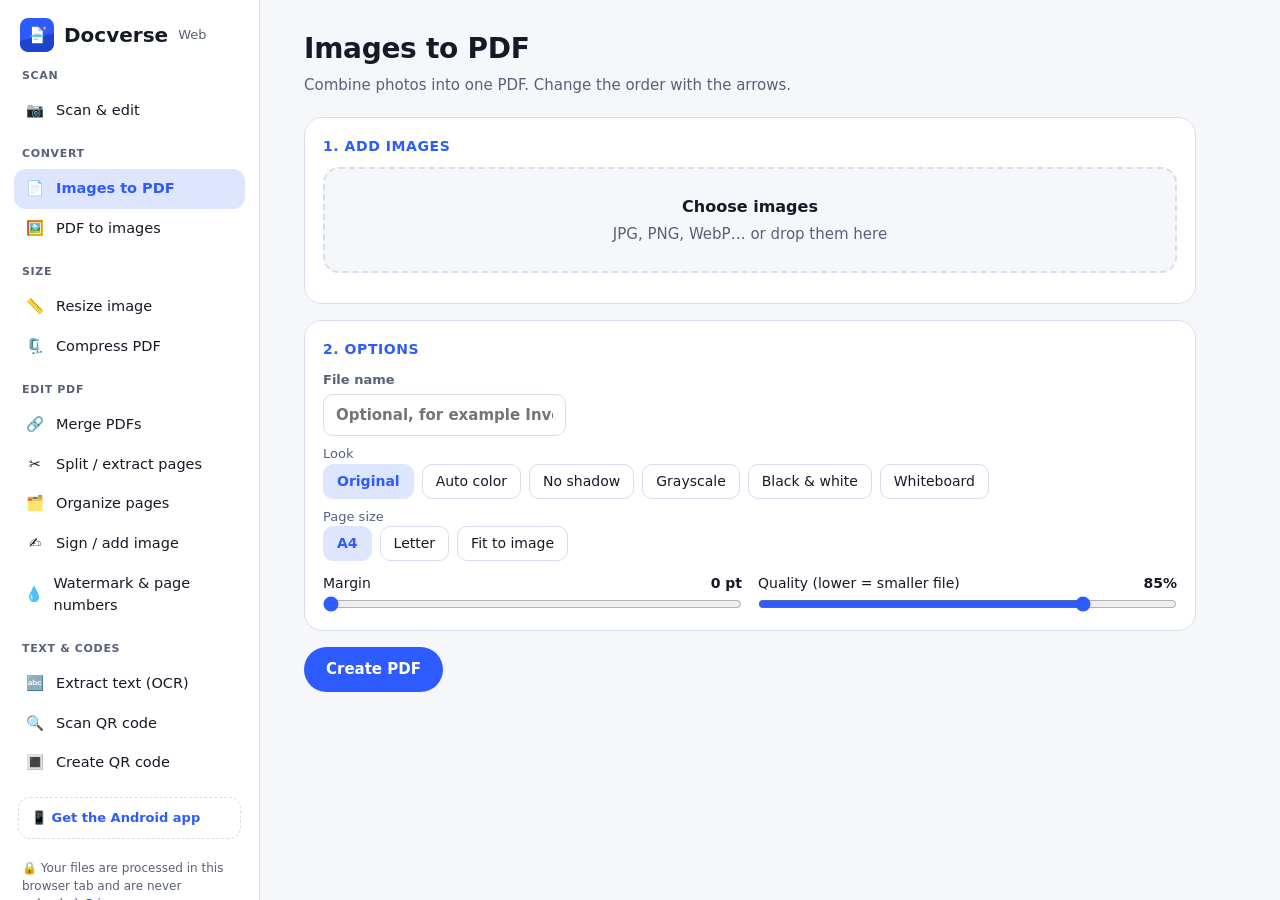
<file: docs/index.html>
<!doctype html>
<html lang="en"><head><meta charset="utf-8"><meta name="viewport" content="width=device-width,initial-scale=1">
<title>Docverse</title><link rel="icon" href="icon.svg" type="image/svg+xml">
<meta http-equiv="refresh" content="0; url=app/">
<script>location.replace('app/' + location.hash);</script></head>
<body><p><a href="app/">Open Docverse</a></p></body></html>
</file>
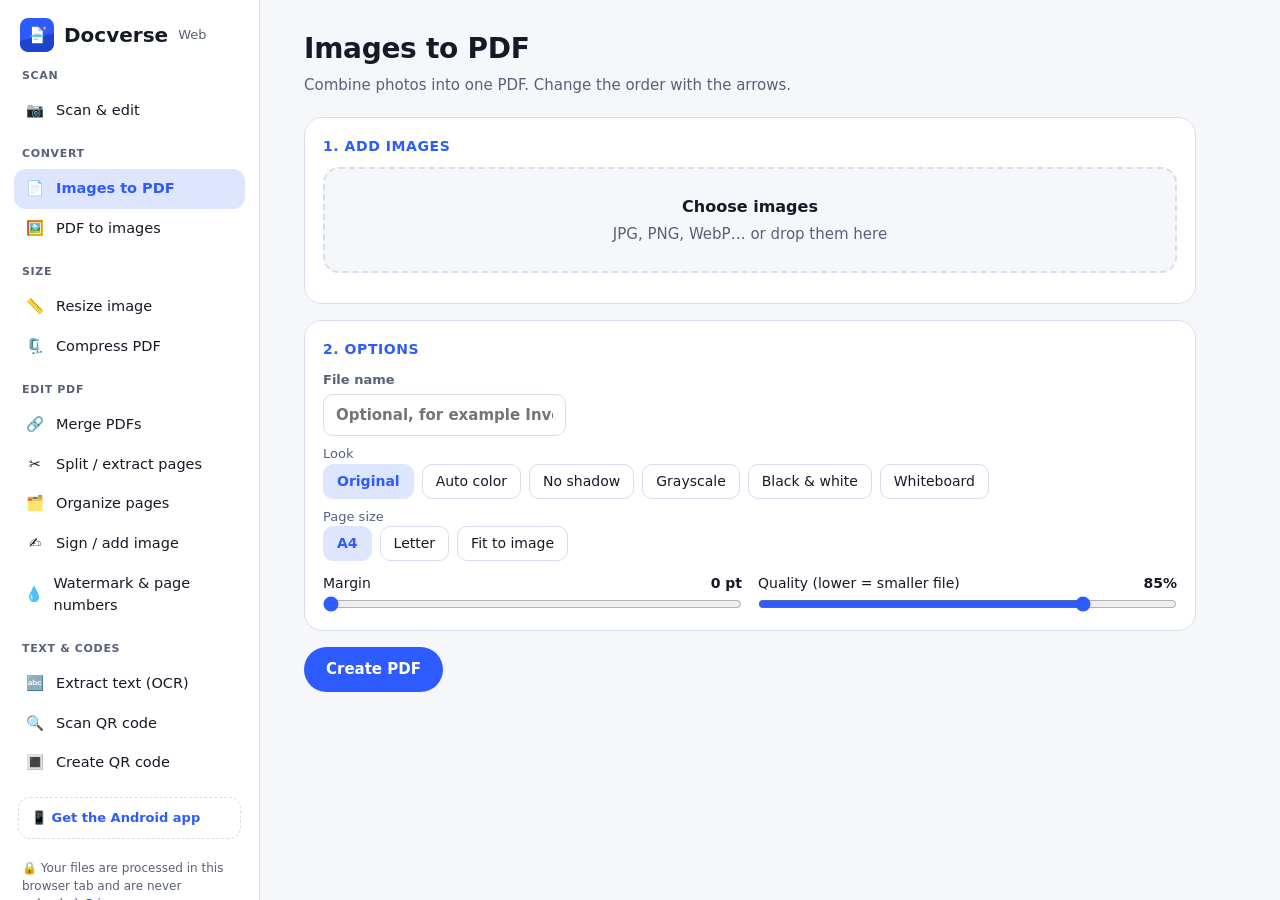
<file: docs/app/index.html>
<!doctype html>
<html lang="en">
<head>
<meta charset="utf-8">
<meta name="viewport" content="width=device-width,initial-scale=1">
<title>Docverse Web: free document tools in your browser</title>
<meta name="description" content="Convert, compress, merge, split, sign and scan documents in your browser. Files never leave your computer.">
<link rel="icon" href="../icon.svg" type="image/svg+xml">
<link rel="stylesheet" href="style.css">
</head>
<body>
<div class="shell">
  <aside class="side" id="side">
    <a class="brand" href="./"><img src="../icon.svg" alt="">Docverse <small>Web</small></a>
    <nav id="nav"></nav>
    <a class="sidepromo" id="apk" href="../android.html">📱 Get the Android app</a>
    <p class="privacy">🔒 Your files are processed in this browser tab and are never uploaded. <a href="../privacy.html">Privacy</a></p>
  </aside>
  <main class="main">
    <div id="view"></div>
  </main>
</div>
<div class="toast" id="toast" role="status"></div>

<script src="vendor/pdf-lib.min.js"></script>
<script src="vendor/pdf.min.js"></script>
<script src="vendor/jszip.min.js"></script>
<script src="vendor/jsQR.js"></script>
<script src="vendor/qrcode.js"></script>
<script src="vendor/qrcode_UTF8.js"></script>
<script src="vendor/tesseract.min.js"></script>
<script src="js/core.js"></script>
<script src="js/pdfio.js"></script>
<script src="js/tools-convert.js"></script>
<script src="js/tools-pdf.js"></script>
<script src="js/tools-scan.js"></script>
<script src="js/tools-sign.js"></script>
<script src="js/tools-text.js"></script>
<script src="js/main.js"></script>
</body>
</html>
</file>
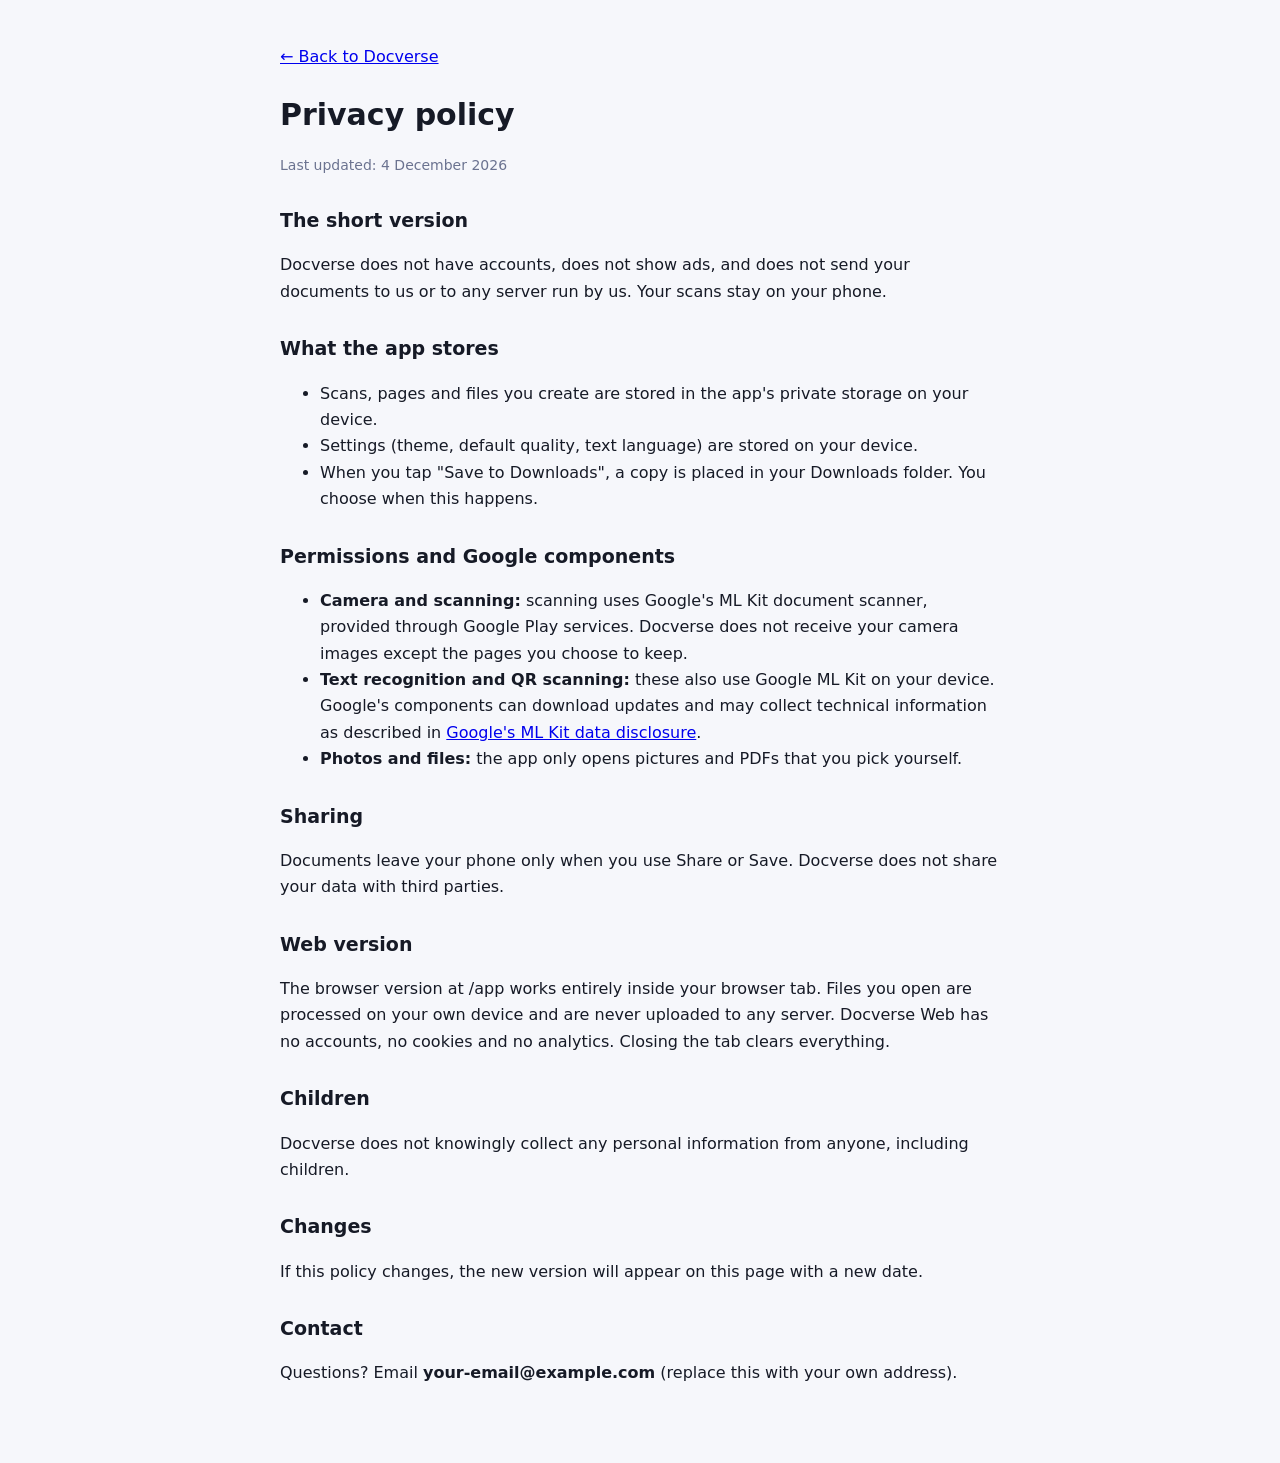
<file: docs/privacy.html>
<!doctype html>
<html lang="en"><head><meta charset="utf-8"><meta name="viewport" content="width=device-width,initial-scale=1">
<title>Docverse privacy policy</title><link rel="icon" href="icon.svg" type="image/svg+xml">
<style>
body{font-family:system-ui,-apple-system,"Segoe UI",Roboto,Arial,sans-serif;max-width:720px;margin:0 auto;padding:28px 20px 60px;line-height:1.65;color:#161a26;background:#F6F7FB}
@media (prefers-color-scheme:dark){body{background:#0F1115;color:#EEF0F8}a{color:#7E9BFF}}
h1{font-size:30px;margin-bottom:4px}h2{font-size:19px;margin-top:28px}p,li{font-size:16px}.d{color:#6b7390;font-size:14px}
</style></head><body>
<p><a href="./">← Back to Docverse</a></p>
<h1>Privacy policy</h1>
<p class="d">Last updated: <span id="d"></span></p>
<h2>The short version</h2>
<p>Docverse does not have accounts, does not show ads, and does not send your documents to us or to any server run by us. Your scans stay on your phone.</p>
<h2>What the app stores</h2>
<ul>
<li>Scans, pages and files you create are stored in the app's private storage on your device.</li>
<li>Settings (theme, default quality, text language) are stored on your device.</li>
<li>When you tap "Save to Downloads", a copy is placed in your Downloads folder. You choose when this happens.</li>
</ul>
<h2>Permissions and Google components</h2>
<ul>
<li><b>Camera and scanning:</b> scanning uses Google's ML Kit document scanner, provided through Google Play services. Docverse does not receive your camera images except the pages you choose to keep.</li>
<li><b>Text recognition and QR scanning:</b> these also use Google ML Kit on your device. Google's components can download updates and may collect technical information as described in <a href="https://developers.google.com/ml-kit/android-data-disclosure">Google's ML Kit data disclosure</a>.</li>
<li><b>Photos and files:</b> the app only opens pictures and PDFs that you pick yourself.</li>
</ul>
<h2>Sharing</h2>
<p>Documents leave your phone only when you use Share or Save. Docverse does not share your data with third parties.</p>
<h2>Web version</h2>
<p>The browser version at /app works entirely inside your browser tab. Files you open are processed on your own device and are never uploaded to any server. Docverse Web has no accounts, no cookies and no analytics. Closing the tab clears everything.</p>
<h2>Children</h2>
<p>Docverse does not knowingly collect any personal information from anyone, including children.</p>
<h2>Changes</h2>
<p>If this policy changes, the new version will appear on this page with a new date.</p>
<h2>Contact</h2>
<p>Questions? Email <b>your-email@example.com</b> (replace this with your own address).</p>
<script>document.getElementById('d').textContent=new Date().toLocaleDateString('en-GB',{day:'numeric',month:'long',year:'numeric'});</script>
</body></html>
</file>
<file: docs/app/style.css>
:root{--p:#2D5BFF;--pd:#1F44CC;--pc:#DDE5FF;--bg:#F6F7FB;--s:#fff;--t:#161a26;--m:#59607A;--line:#D9DEEC;--ok:#0a8f7a;--err:#c62828;--sv:#ECEFF7}
@media (prefers-color-scheme:dark){:root{--p:#7E9BFF;--pd:#5C7DFF;--pc:#1F3180;--bg:#0F1115;--s:#171A21;--t:#EEF0F8;--m:#AEB5CC;--line:#2C3244;--ok:#5FDCC5;--err:#ff8a80;--sv:#232733}}
*{box-sizing:border-box;margin:0;padding:0}
body{font-family:system-ui,-apple-system,"Segoe UI",Roboto,Arial,sans-serif;background:var(--bg);color:var(--t);line-height:1.5;font-size:15px}
a{color:var(--p)}
.shell{display:grid;grid-template-columns:260px 1fr;min-height:100vh}
.side{background:var(--s);border-right:1px solid var(--line);padding:18px 14px;position:sticky;top:0;height:100vh;overflow:auto}
.brand{display:flex;align-items:center;gap:10px;font-weight:700;font-size:20px;text-decoration:none;color:var(--t);margin:0 6px 14px}
.brand img{width:34px;height:34px}.brand small{font-weight:500;color:var(--m);font-size:13px}
.grp{font-size:11px;font-weight:700;letter-spacing:.06em;text-transform:uppercase;color:var(--m);margin:16px 8px 6px}
.nav-item{display:flex;align-items:center;gap:10px;padding:9px 10px;border-radius:12px;text-decoration:none;color:var(--t);font-size:14.5px}
.nav-item:hover{background:var(--sv)}
.nav-item.on{background:var(--pc);color:var(--p);font-weight:600}
.nav-item i{font-style:normal;width:22px;text-align:center}
.privacy{font-size:12px;color:var(--m);margin:20px 8px 0}
.main{padding:28px clamp(16px,4vw,44px) 60px;max-width:980px;width:100%}
h1{font-size:28px;letter-spacing:-.01em}
.desc{color:var(--m);margin:4px 0 20px;max-width:46em}
.card{background:var(--s);border:1px solid var(--line);border-radius:18px;padding:18px;margin-bottom:16px}
.card h3{font-size:14px;color:var(--p);margin-bottom:10px;text-transform:uppercase;letter-spacing:.04em}
.drop{display:flex;flex-direction:column;align-items:center;justify-content:center;gap:4px;border:2px dashed var(--line);border-radius:16px;padding:26px 16px;text-align:center;cursor:pointer;color:var(--m);background:var(--bg);transition:.15s}
.drop:hover,.drop.over{border-color:var(--p);background:var(--pc);color:var(--t)}
.drop b{color:var(--t);font-size:16px}.drop input{display:none}
.row{display:flex;flex-wrap:wrap;gap:10px;align-items:center}
.row.gap{gap:16px}
.btn{font:inherit;font-weight:600;border:0;border-radius:50px;padding:11px 22px;background:var(--p);color:#fff;cursor:pointer}
@media (prefers-color-scheme:dark){.btn{color:#0B1F66}}
.btn:hover{background:var(--pd)}.btn:disabled{opacity:.45;cursor:not-allowed}
.btn.ghost{background:transparent;color:var(--p);border:1px solid var(--line)}
.btn.ghost:hover{background:var(--sv)}
.btn.small{padding:6px 14px;font-size:13px}
.chips{display:flex;flex-wrap:wrap;gap:8px}
.chip{font:inherit;font-size:14px;border:1px solid var(--line);background:var(--s);color:var(--t);border-radius:10px;padding:6px 13px;cursor:pointer}
.chip.on{background:var(--pc);border-color:var(--pc);color:var(--p);font-weight:600}
label.f{display:flex;flex-direction:column;gap:4px;font-size:13px;color:var(--m);font-weight:600}
input[type=text],input[type=number],textarea,select{font:inherit;font-size:15px;color:var(--t);background:var(--s);border:1px solid var(--line);border-radius:10px;padding:9px 12px;width:100%}
textarea{min-height:200px;resize:vertical}
.sl{display:flex;flex-direction:column;gap:2px;min-width:230px;flex:1}
.sl div{display:flex;justify-content:space-between;font-size:14px}.sl b{font-weight:600}
input[type=range]{width:100%;accent-color:var(--p)}
.list{display:flex;flex-direction:column;gap:8px;margin-top:12px}
.item{display:flex;align-items:center;gap:12px;background:var(--bg);border:1px solid var(--line);border-radius:12px;padding:8px 10px}
.item img,.item canvas{width:52px;height:68px;object-fit:cover;border-radius:6px;background:#fff;flex:none}
.item .nm{flex:1;min-width:0;overflow:hidden;text-overflow:ellipsis;white-space:nowrap}
.item small{color:var(--m);display:block}
.ib{font:inherit;border:1px solid var(--line);background:var(--s);color:var(--t);border-radius:8px;width:32px;height:32px;cursor:pointer}
.ib:hover{background:var(--sv)}.ib:disabled{opacity:.35}
.status{margin-top:12px;font-size:14px}.status.err{color:var(--err)}
.bar{height:6px;background:var(--line);border-radius:6px;overflow:hidden;margin-top:6px}.bar i{display:block;height:100%;background:var(--p);width:0;transition:width .15s}
.res{background:var(--pc);border-radius:16px;padding:14px;margin-top:14px}
.res h4{font-size:15px;margin-bottom:8px}
.res .item{background:var(--s)}
.res img{object-fit:contain}
.stage{position:relative;display:inline-block;max-width:100%;background:repeating-conic-gradient(#ddd 0 25%,#fff 0 50%) 0 0/16px 16px;border-radius:8px;touch-action:none;line-height:0}
.stage canvas{max-width:100%;height:auto;display:block}
.pad{border:1px solid var(--line);border-radius:12px;background:#fff;touch-action:none;max-width:100%}
.grid2{display:grid;grid-template-columns:repeat(auto-fill,minmax(150px,1fr));gap:10px;margin-top:12px}
.thumb{position:relative;background:var(--bg);border:1px solid var(--line);border-radius:12px;padding:8px;text-align:center}
.thumb canvas{max-width:100%;height:auto;border-radius:4px;background:#fff}
.thumb .acts{display:flex;justify-content:center;gap:4px;margin-top:6px}
.thumb.sel{border-color:var(--p);box-shadow:0 0 0 2px var(--p)}
video{max-width:100%;border-radius:12px;background:#000}
.toast{position:fixed;left:50%;bottom:24px;transform:translateX(-50%) translateY(80px);background:#161a26;color:#fff;padding:10px 18px;border-radius:50px;font-size:14px;opacity:0;transition:.25s;pointer-events:none;z-index:50}
.toast.show{opacity:1;transform:translateX(-50%)}
.note{font-size:13px;color:var(--m);margin-top:8px}
@media (max-width:860px){
 .shell{grid-template-columns:1fr}
 .side{position:static;height:auto;border-right:0;border-bottom:1px solid var(--line);padding:12px}
 #nav{display:flex;gap:6px;overflow-x:auto;padding-bottom:6px}
 .grp{display:none}.nav-item{white-space:nowrap;flex:none;border:1px solid var(--line)}
 .privacy{display:none}
}

.promo{margin-top:14px;padding:14px;border-radius:14px;background:var(--soft,#EEF2FF);border:1px solid var(--line);display:flex;flex-direction:column;gap:8px;align-items:flex-start;font-size:14px}
.promo span{color:var(--m,#5b6478)}
.promo .btn{text-decoration:none}
.sidepromo{display:block;margin:14px 4px 0;padding:10px 12px;border-radius:12px;border:1px dashed var(--line);font-size:13px;font-weight:600;text-decoration:none;color:var(--p,#2D5BFF)}
</file>
